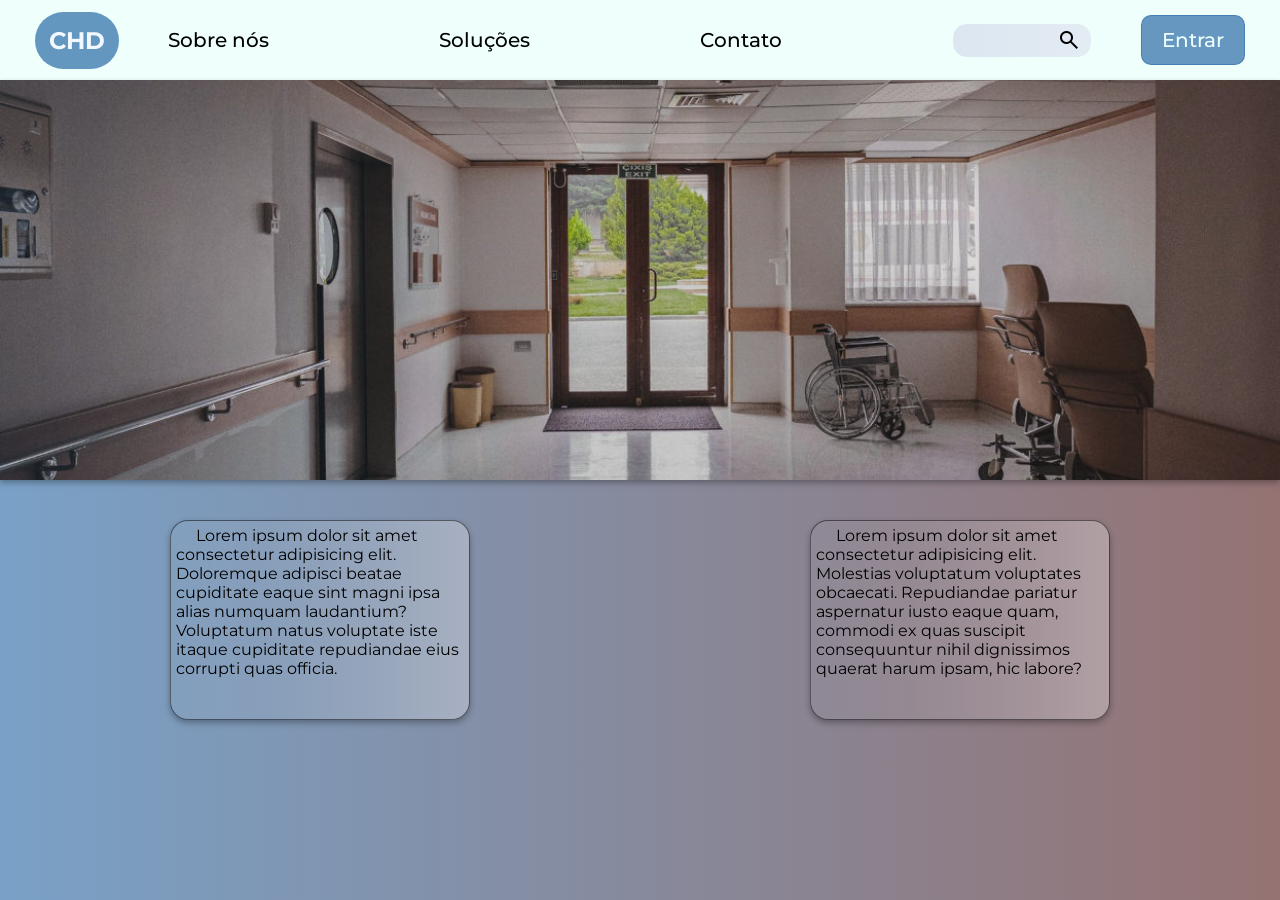
<file: chd/index.html>
<!DOCTYPE html>
<html lang="pt-br">
<head>
    <meta charset="UTF-8">
    <meta name="viewport" content="width=device-width, initial-scale=1.0">
    <title>CHD</title>
    <link rel="stylesheet" href="css/style.css">
    <link rel="shortcut icon" href="favicon.ico" type="image/x-icon">
    <link rel="stylesheet" href="https://fonts.googleapis.com/css2?family=Material+Symbols+Outlined" />
    <link rel="preconnect" href="https://fonts.googleapis.com">
    <link rel="preconnect" href="https://fonts.gstatic.com" crossorigin>
    <link href="https://fonts.googleapis.com/css2?family=Montserrat:ital,wght@0,100..900;1,100..900&display=swap" rel="stylesheet">
</head>
<body>
    <header>
        <div id="logo"><h2>CHD</h2></div>
        <div id="botao"><a href="login.html" target="_parent" rel="noreferrer">Entrar</a></div>
        <nav id="menu">
            <ul>
                <li>Sobre nós</li>
                <li>Soluções</li>
                <li>Contato</li>
                <li id="div-input">
                    <input type="text" name="" id="">
                    <span class="material-symbols-outlined">search</span>
                </li>
            </ul>
        </nav>
    </header>
    <main>
        <div id="imagem"></div>
        <section id="texto">
            <article class="box"><p>Lorem ipsum dolor sit amet consectetur adipisicing elit. Doloremque adipisci beatae cupiditate eaque sint magni ipsa alias numquam laudantium? Voluptatum natus voluptate iste itaque cupiditate repudiandae eius corrupti quas officia.</p></article>
            <article class="box"><p>Lorem ipsum dolor sit amet consectetur adipisicing elit. Molestias voluptatum voluptates obcaecati. Repudiandae pariatur aspernatur iusto eaque quam, commodi ex quas suscipit consequuntur nihil dignissimos quaerat harum ipsam, hic labore?</p></article>
        </section>
    </main>
    <footer>

    </footer>
</body>
</html>
</file>
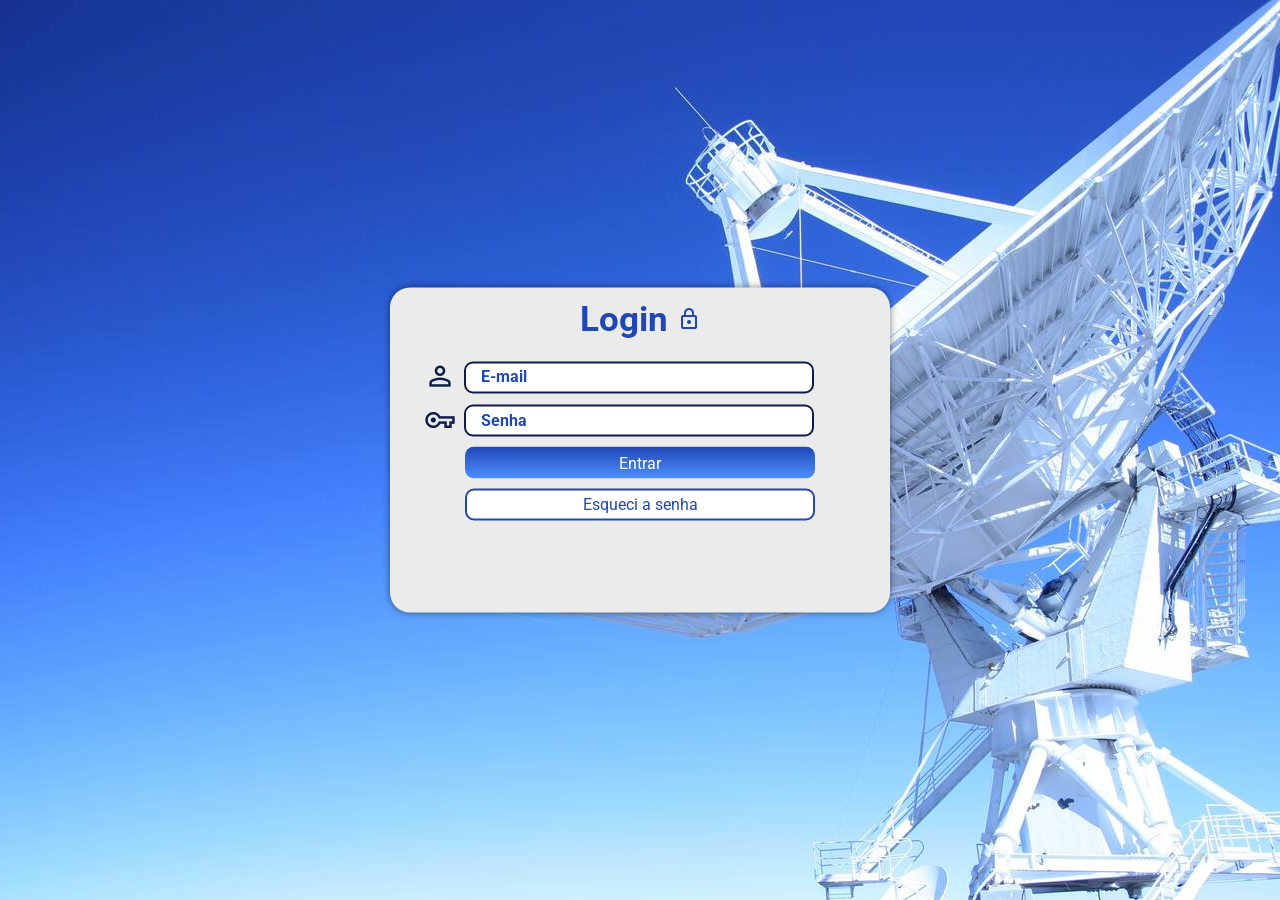
<file: login/index.html>
<!DOCTYPE html>
<html lang="pt-br">
<head>
    <meta charset="UTF-8">
    <meta name="viewport" content="width=device-width, initial-scale=1.0">
    <title>Login</title>
    <link rel="stylesheet" href="estilos/style.css">
    <link rel="stylesheet" href="estilos/media-query.css">
    <link rel="stylesheet" href="https://fonts.googleapis.com/css2?family=Material+Symbols+Outlined" />
</head>
<body>
    <main>
        <div id="imagem"></div>
        <section>
            <div id="formulario">
                <h1>Login <span class="material-symbols-outlined">lock</span></h1>
                <form action="entrar.php" method="post" autocomplete="on">
                    <div class="caixa">
                        <span class="material-symbols-outlined">person</span>
                        <label for="imail"></label>
                        <input type="email" name="email" id="imail" required autocomplete="email" maxlength="30" placeholder="E-mail">
                    </div>
                    <div class="caixa">
                        <span class="material-symbols-outlined">vpn_key</span>
                        <label for="isenha"></label>
                        <input type="password" name="senha" id="isenha" required autocomplete="current-password" minlength="8" maxlength="30" placeholder="Senha">
                    </div>
                    <div>
                        <input type="submit" value="Entrar">
                        <a href="#">Esqueci a senha</a>
                    </div>
                </form>
            </div>
        </section>
    </main>
</body>
</html>
</file>
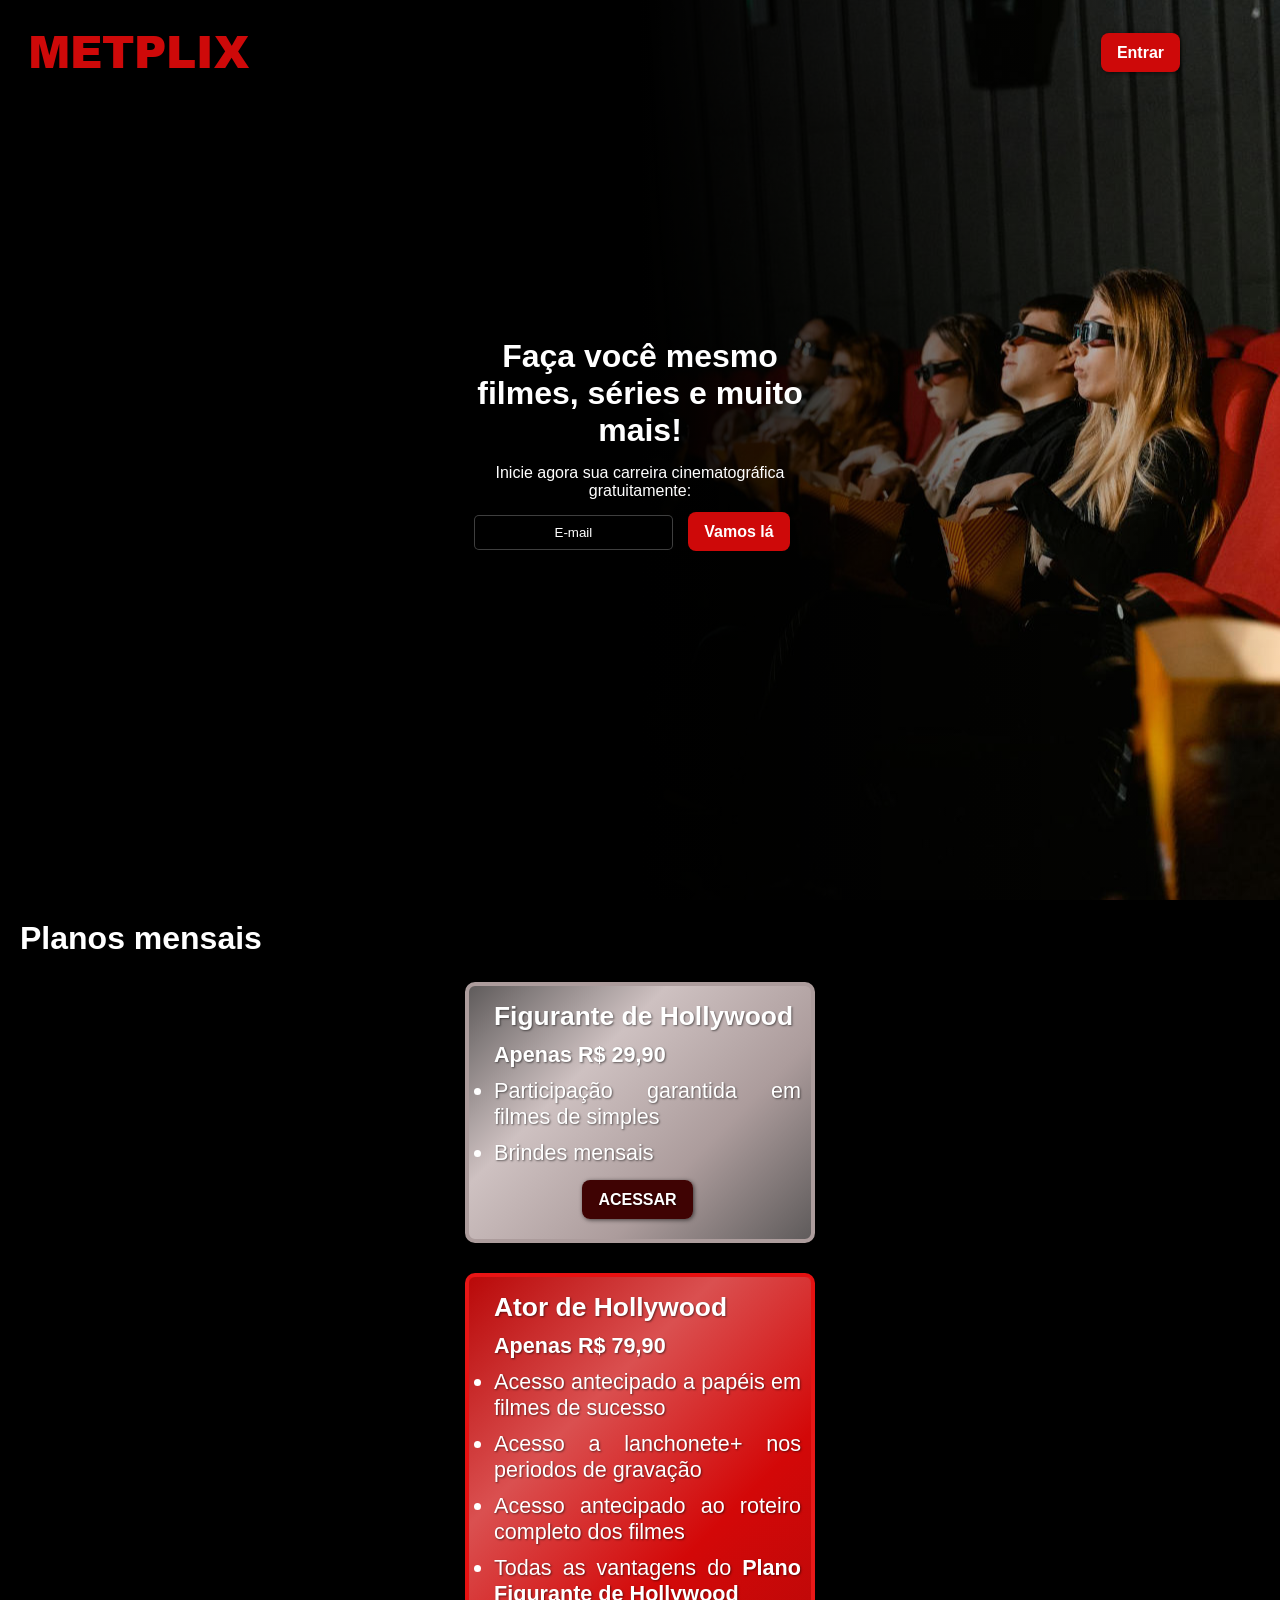
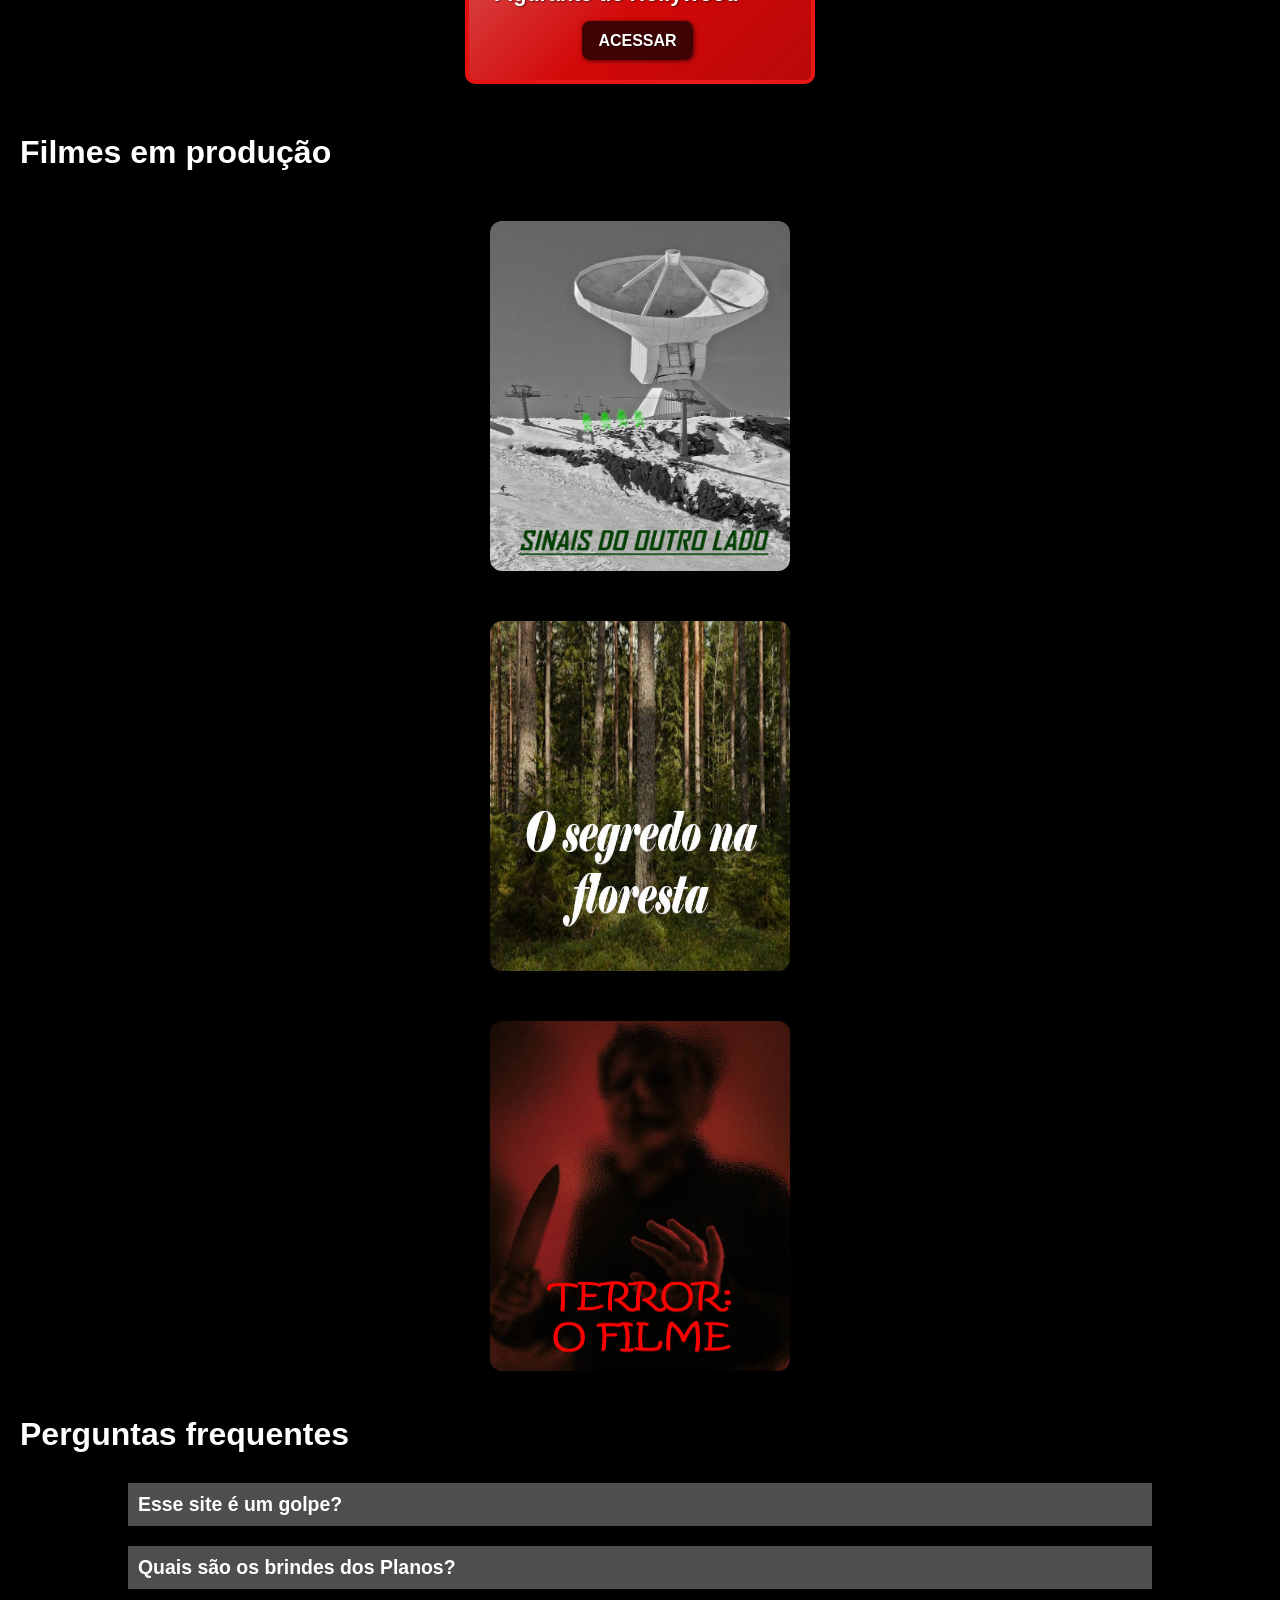
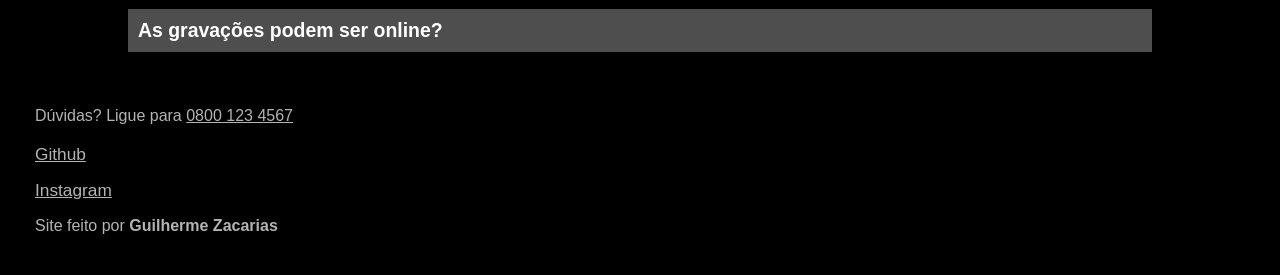
<file: metplix/index.html>
<!DOCTYPE html>
<html lang="pt-br">
<head>
    <meta charset="UTF-8">
    <meta name="viewport" content="width=device-width, initial-scale=1.0">
    <title>Metflix</title>
    <link rel="stylesheet" href="estilos/style.css">
    <link rel="stylesheet" href="estilos/media-query.css">
    <link rel="shortcut icon" href="imagens/metplix.ico" type="image/x-icon">
    <link rel="stylesheet" href="https://fonts.googleapis.com/css2?family=Material+Symbols+Outlined" />

</head>
<body>
    <header>
        <div id="fundo"> <!--Imagem de cinema no fundo-->
            <div id="preto"> <!--Dêgrade preto parar transparente--> 
                <div id="flexis"> <!--Header de verdade-->
                    <div id="logo">
                        <!--IMAGEM DO LOGO-->
                    </div>
                    <div class="botão">
                        <a href="#">Entrar</a>
                    </div>
                </div>
                <div id="slogan">
                    <h1>Faça você mesmo filmes, séries e muito mais!</h1>
                    <p>Inicie agora sua carreira cinematográfica gratuitamente:</p>
                    <div class="botão-flex">
                        <input type="email" name="email" id="imail"             placeholder="E-mail">
                        <div id="login">
                            <a href="#">Vamos lá</a>
                        </div>
                    </div>
                </div>
            </div>
        </div>
    </header>
    <main>
        <div>
            <h1 class="titulo">Planos mensais</h1>
        </div>
        <section>
            <div id="plano-pobre">
                <h2>Figurante de Hollywood</h2>
                <h4>Apenas R$ 29,90</h4>
                <ul>
                    <li>Participação garantida em filmes de simples</li>
                    <li>Brindes mensais</li>
                </ul>
                <div class="botão">
                    <a href="#">ACESSAR</a>
                </div>
            </div>
            <div id="plano-rico">
                <h2>Ator de Hollywood</h2>
                <h4>Apenas R$ 79,90</h4>
                <ul>
                    <li>Acesso antecipado a papéis em filmes de sucesso</li>
                    <li>Acesso a lanchonete+ nos periodos de gravação</li>
                    <li>Acesso antecipado ao roteiro completo dos filmes</li>
                    <li>Todas as vantagens do <strong>Plano Figurante de Hollywood</strong></li>
                </ul>
                <div class="botão">
                    <a href="#">ACESSAR</a>
                </div>
            </div>
        </section>
        <div>
            <h1 class="titulo">Filmes em produção</h1>
        </div>
        <section>
                <ul id="imagens">
                    <li>
                        <img src="imagens/antena-filme.jpg" alt="">
                    </li>
                    <li>
                        <img src="imagens/floresta-filme.jpg" alt="">
                    </li>
                    <li>
                        <img src="imagens/terror-filme.jpg" alt="">
                    </li>
                </ul>
        </section>
        <h1 class="titulo">Perguntas frequentes</h1>
        <section>
            <ul id="perguntas">
                <li>
                    <h2 onclick="abrirFechar1()" id="title1">Esse site é um golpe?</h2>
                    <p id="p1">Não há qualquer fundamento para classificar este site como um golpe. A proposta apresentada é simples: oferecer uma oportunidade acessível para pessoas interessadas em ingressar no universo artístico, por meio de um serviço de assinatura estruturado. Em nenhum momento é garantido sucesso imediato, fama ou retorno financeiro, mas sim a possibilidade de participação em um ecossistema voltado ao desenvolvimento de perfis artísticos.</p>
                </li>
                <li>
                    <h2 onclick="abrirFechar2()" id="title2">Quais são os brindes dos Planos?</h2>
                    <p id="p2">Os brindes variam todo mês, tornando-se sempre uma surpresa agradável. Alguns dos brindes de 2025 foram: quadro autografados, figurinos de filmes famosos e broches.</p>
                </li>
                <li>
                    <h2 onclick="abrirFechar3()" id="title3">As gravações podem ser online?</h2>
                    <p id="p3">Sim, mas apenas em filmes com temáticas do impacto negativo das redes sociais na convivência social humana.</p>
                </li>
            </ul>
        </section>
    </main>
    <footer>
            <p>Dúvidas? Ligue para <u>0800 123 4567</u></p>
            <ul>
                <li><a target="_blank" href="https://github.com/GuilhermeZdA">Github</a></li>
                <li><a href="#">Instagram</a></li>
            </ul>
            <p>Site feito por <strong>Guilherme Zacarias</strong></p>
    </footer>

    <script src="scripts.js"></script>
</body>
</html>
</file>
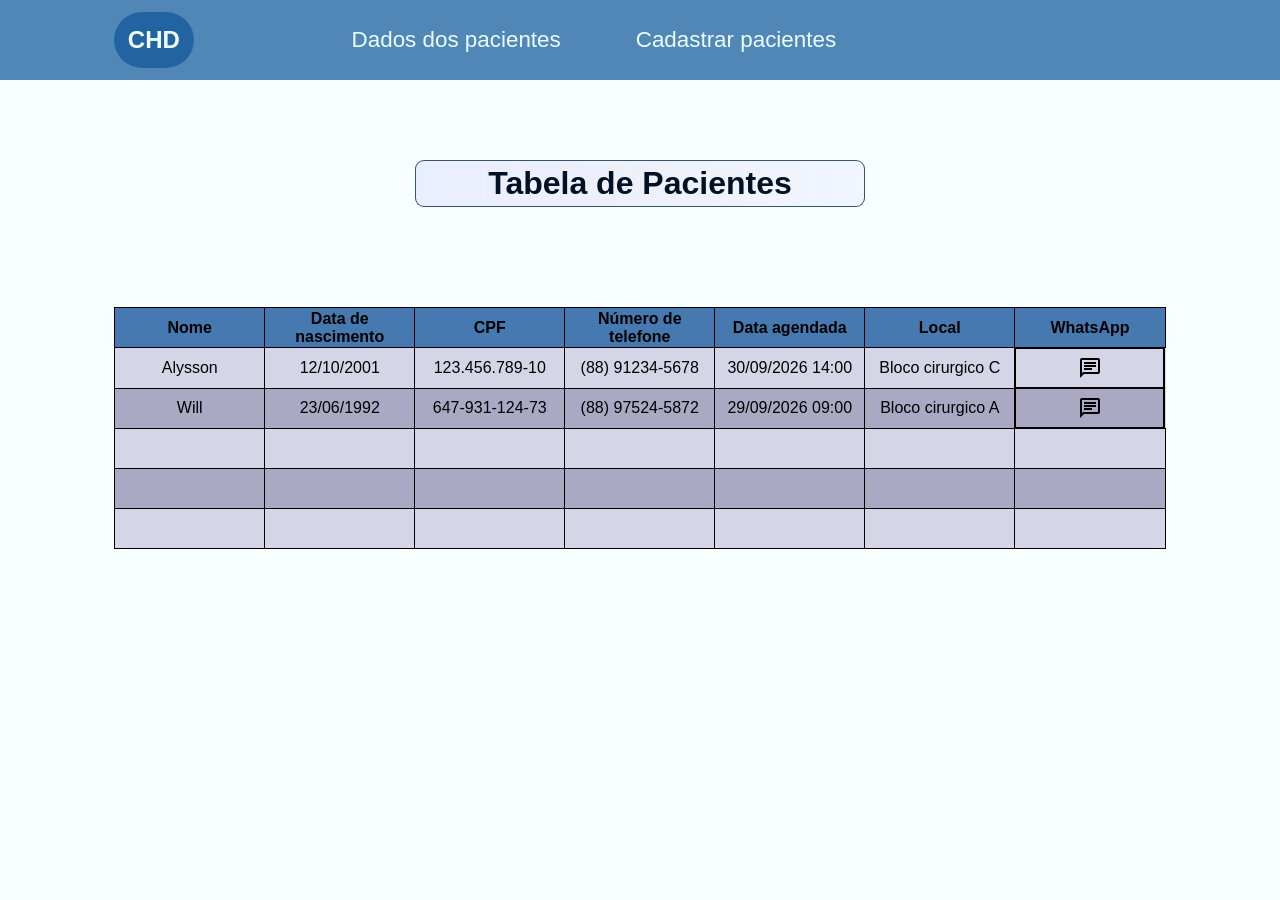
<file: chd/funcionario.html>
<!DOCTYPE html>
<html lang="pt-br">
<head>
    <meta charset="UTF-8">
    <meta name="viewport" content="width=device-width, initial-scale=1.0">
    <title>Funcionário home</title>
    <link rel="stylesheet" href="css/funcionario.css">
    <link rel="stylesheet" href="https://fonts.googleapis.com/css2?family=Material+Symbols+Outlined" />
</head>
<body>
   <header>
        <div id="logo"><h2><a href="index.html">CHD</a></h2></div>
        <nav id="menu">
            <ul>
                <li onclick="tab()">Dados dos pacientes</li>
                <li onclick="cad()">Cadastrar pacientes</li>
            </ul>
        </nav>
   </header>
   <main>
        <div id="box-titulo">
            <h1 id="titulo">Tabela de Pacientes</h1>
        </div>
        <div id="tabela">
            <table>
                <thead>
                    <tr>
                        <th>Nome</th>
                        <th>Data de nascimento</th>
                        <th>CPF</th>
                        <th>Número de telefone</th>
                        <th>Data agendada</th>
                        <th>Local</th>
                        <th>WhatsApp</th>
                    </tr>
                </thead>
                <tbody>
                    <tr>
                        <td>Alysson</td>
                        <td>12/10/2001</td>
                        <td>123.456.789-10</td>
                        <td>(88) 91234-5678</td>
                        <td>30/09/2026 14:00</td>
                        <td>Bloco cirurgico C</td>
                        <td class="material-symbols-outlined">chat</td>
                    </tr>
                    <tr>
                        <td>Will</td>
                        <td>23/06/1992</td>
                        <td>647-931-124-73</td>
                        <td>(88) 97524-5872</td>
                        <td>29/09/2026 09:00</td>
                        <td>Bloco cirurgico A</td>
                        <td class="material-symbols-outlined">chat</td>
                    </tr>
                    <tr>
                        <td></td>
                        <td></td>
                        <td></td>
                        <td></td>
                        <td></td>
                        <td></td>
                        <td></td>
                    </tr>
                    <tr>
                        <td></td>
                        <td></td>
                        <td></td>
                        <td></td>
                        <td></td>
                        <td></td>
                        <td></td>
                    </tr>
                    <tr>
                        <td></td>
                        <td></td>
                        <td></td>
                        <td></td>
                        <td></td>
                        <td></td>
                        <td></td>
                    </tr>
                </tbody>
            </table>
        </div>

        <div id="cadastrar">
            <div>
                <label for="">Nome: </label>
                <input type="text">
            </div>
            <div>
                <label for="">Data de Nascimento: </label>
                <input type="date">
            </div>
            <div>
                <label for="">Telefone: </label>
                <input type="tel">
            </div>
            <div>
                <label for="">E-mail: </label>
                <input type="email">
            </div>
            <div>
                <label for="">CPF: </label>
                <input type="text">
            </div>
            <div>
                <input id="botao-final" type="button" value="Cadastrar">
            </div>
        </div>
   </main>
   
   <script src="js/funcionario.js"></script>
</body>
</html>
</file>
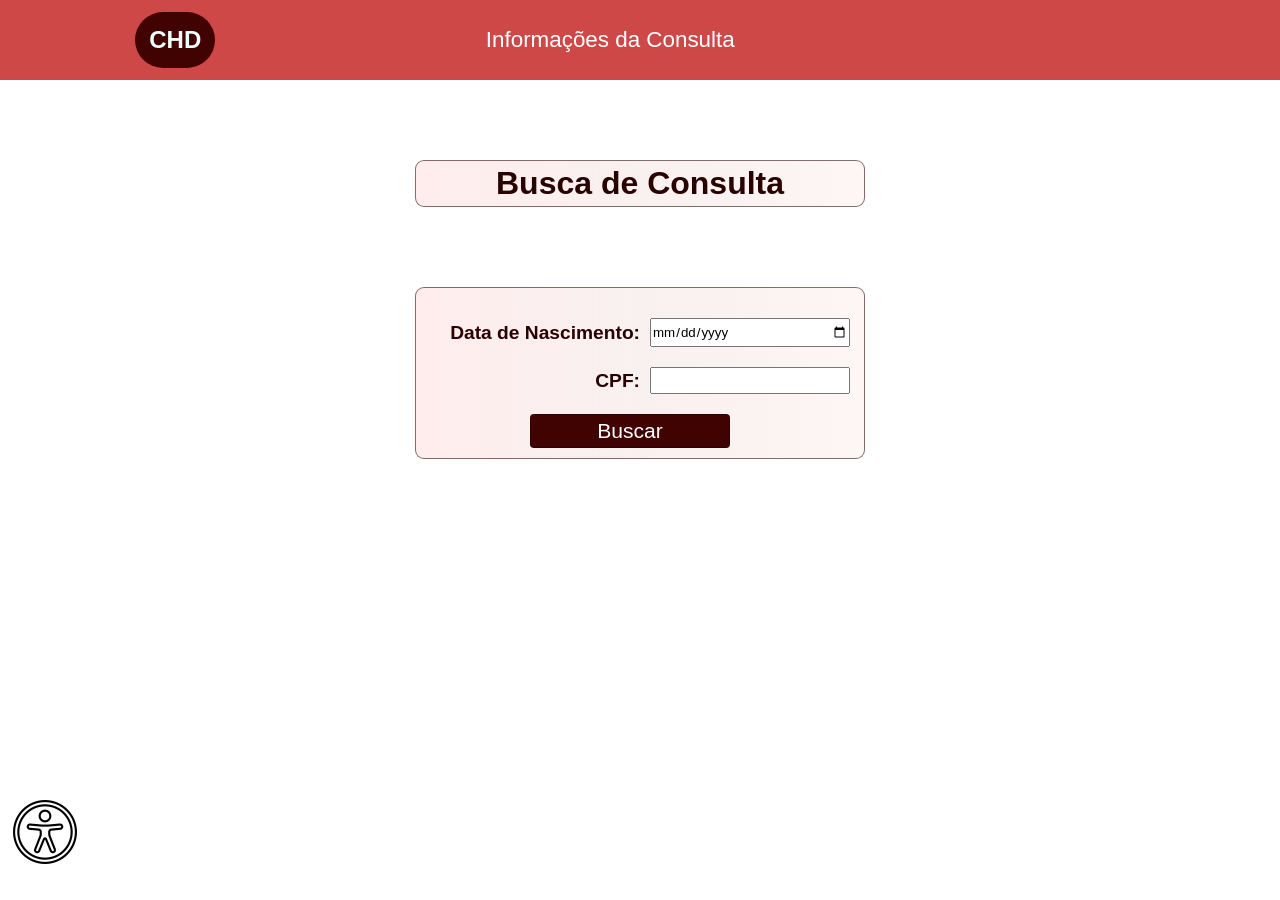
<file: chd/hospital.html>
<!DOCTYPE html>
<html lang="pt-br">
<head>
    <meta charset="UTF-8">
    <meta name="viewport" content="width=device-width, initial-scale=1.0">
    <title>Hospital home</title>
    <link rel="stylesheet" href="css/hospital.css">
</head>
<body>
    <header>
        <div id="logo"><h2><a href="index.html">CHD</a></h2></div>
        <nav id="menu">
            <ul>
                <li onclick="cad()">Informações da Consulta</li>
            </ul>
        </nav>
   </header>
   <main>
        <div id="box-titulo">
            <h1 id="titulo">Busca de Consulta</h1>
        </div>
        <div id="tabela">
            <table>
                <thead>
                    <tr>
                            <th>Nome</th>
                            <th>Data de nascimento</th>
                            <th>CPF</th>
                            <th>Número de telefone</th>
                            <th>Data agendada</th>
                            <th>Local</th>
                    </tr>
                </thead>
                <tbody>
                    <tr>
                        <td>Alysson</td>
                        <td>12/10/2001</td>
                        <td>123.456.789-10</td>
                        <td>(88) 91234-5678</td>
                        <td>30/09/2026 14:00</td>
                        <td>Bloco cirurgico C</td>
                    </tr>
                </tbody>
            </table>
        </div>
        <div id="cadastrar">
            <div>
                <label for="">Data de Nascimento: </label>
                <input type="date">
            </div>
            <div>
                <label for="">CPF: </label>
                <input type="text">
            </div>
            <div>
                <input onclick="tab()" id="botao-final" type="button" value="Buscar">
            </div>
        </div>
   </main>
   <footer>
    <img src="imagens/acessibilidade.png" alt="">
   </footer>
    <script src="js/hospital.js"></script>
</body>
</html>
</file>
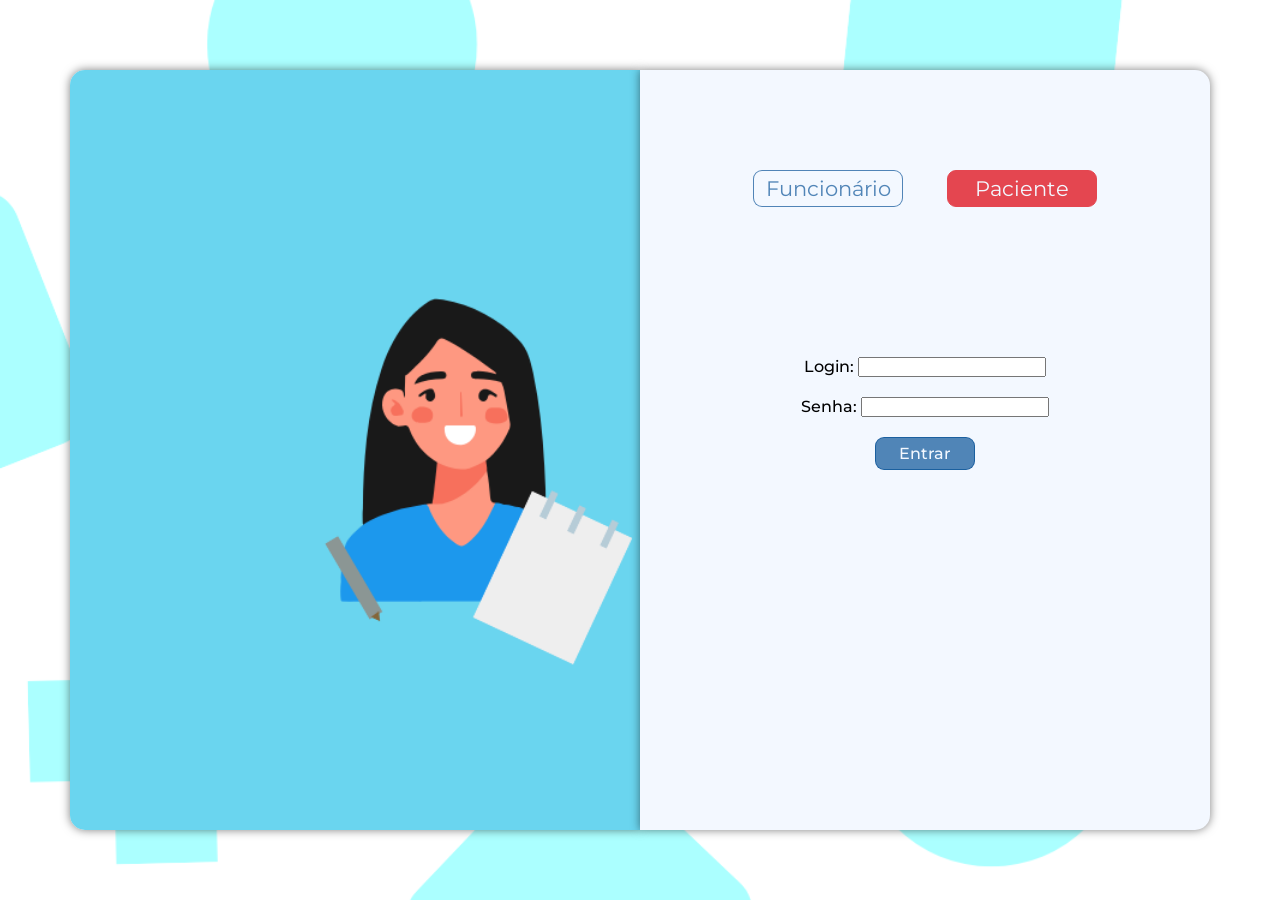
<file: chd/login.html>
<!DOCTYPE html>
<html lang="pt-br">
<head>
    <meta charset="UTF-8">
    <meta name="viewport" content="width=device-width, initial-scale=1.0">
    <title>Login</title>
    <link rel="stylesheet" href="css/login.css">
    <link rel="shortcut icon" href="favicon.ico" type="image/x-icon">
    <link rel="preconnect" href="https://fonts.googleapis.com">
    <link rel="preconnect" href="https://fonts.gstatic.com" crossorigin>
    <link href="https://fonts.googleapis.com/css2?family=Montserrat:ital,wght@0,100..900;1,100..900&display=swap" rel="stylesheet">
</head>
<body>
    <main id="main">
        <div id="imagem"></div>
        <div id="container">
            <div id="opc">
                <input type="button" value="Funcionário" id="funcionario" onclick="fun()">
                <input type="button" value="Paciente" id="hospital" onclick="hos()">
            </div>
        
            <div id="box-input">
                <div id="login">
                    <label for="ilogin" class="label">Login: </label>
                    <input type="text" id="ilogin">
                </div>
                <div id="senha">
                    <label for="isenha" class="label" id="senha-label">Senha:</label>
                    <input type="password" id="isenha">
                    <a id="entrar" href="funcionario.html" target="_parent">Entrar</a>
                </div>
            </div>
        </div>
    </main>

    <script src="js/script.js"></script>
</body>
</html>
</file>
<file: chd/css/style.css>
@charset "UTF-8";

:root {
    --branco: #eefffc;
    --corPrincipal1: #ABFFFF;
    --corPrincipal2: #E86B73;
    --corEscura1: #6AD5EF;
    --corEscura2: #E44650;
}

* {
    padding: 0px;
    margin: 0px;
    box-sizing: border-box;
    font-family: 'Montserrat','Gill Sans', 'Gill Sans MT', Calibri, 'Trebuchet MS', sans-serif;
}

body {
    height: 100vh;
    width: 100vw;
    background-image: linear-gradient(to right, #004c9486, #44080891)
}

header {
    display: flex;
    height: 80px;
    background-color: var(--branco);
    justify-content: space-between;
    align-items: center;
    font-weight: 500;
}

div#logo {
    margin-left: 35px;
    padding: 14px;
    /*background-image: linear-gradient(to right, #004d94, #440808);*/
    background-color: #004c9493;
    border-radius: 30px;
}

div#logo h2 {
    color: #f1f8ff;
}

#botao {
    /*background-color: var(--corEscura1);*/
    /*background-image: linear-gradient(to right, #004c9493, #004c94bd);*/
    background-color: #004c9493;
    padding: 12px 20px;
    border-radius: 10px;
    border: 1px solid #004c9450;
    margin-right: 35px;
    font-size: 1.25em;
    order: 1;
    cursor: pointer;
    transition: background-color .5s;
}

div#botao a {
    text-decoration: none;
    color: var(--branco);
    transition: color .5s;
}

div#botao:hover {
    background-color: var(--branco);
}

div#botao:hover a {
    color: #004c9493;
}

nav#menu ul {
    display: flex;
    align-items: center;
    gap: 170px;
}

nav#menu ul li {
    list-style-type: none;
    font-size: 1.25em;
    cursor: pointer;
}

li#div-input {
    display: flex;
    align-items: center;
    width: 100%;
    max-width: 140px;
    position: relative;
}

li#div-input input {
    width: 100%;
    background-image: linear-gradient(to right, #004c9423, #004c941c);
    border: 1px solid #eefffc;
    border-radius: 15px;
    height: 35px;
    padding-left: 4px;
    padding-right: 10px;
    cursor: pointer;
}
input:focus {
  outline-color: #004c9423;
}

li#div-input span {
    position: absolute;
    left: 105px;
    pointer-events: none;

}

div#imagem {
    width: 100%;
    height: 400px;
    background-image: linear-gradient(to right, #004c941f, rgba(0, 0, 0, 0.212), #44080815), url(../imagens/hospita-pequenol.jpg);
    background-position: center center;
    background-repeat: no-repeat;
    background-size: cover;
    box-shadow: 0px 3px 6px rgba(0, 0, 0, 0.301);
}
section#texto {
    display: flex;
    align-items: center;
    justify-content: space-around;
    margin-top: 40px;
}

article.box {
    text-align: left;
    text-indent: 20px;
    height: 200px;
    width: 300px;
    padding: 5px;
    border: 1px solid rgba(0, 0, 0, 0.493);
    border-radius: 18px;
    box-shadow: 0px 3px 6px rgba(0, 0, 0, 0.301);
    background-image: linear-gradient(to right, rgba(255, 255, 255, 0.048), rgba(255, 255, 255, 0.075), rgba(255, 255, 255, 0.164) , rgba(255, 255, 255, 0.295));
}
</file>
<file: login/estilos/style.css>
@charset "UTF-8";

@import url('https://fonts.googleapis.com/css2?family=Roboto:ital,wght@0,100..900;1,100..900&display=swap');

::-webkit-input-placeholder {
    color: #2147B6;
    font-size: 1.2em;
    padding-left: 0px;
    font-weight: bold;
}

* {
    margin: 0px;
    padding: 0px;
    box-sizing: border-box;
    font-family: 'Roboto', Arial, Helvetica, sans-serif;
}

div#imagem {
    position: relative;
    width: 100vw;
    height: 100dvh;

    background: #1F45B2 url('../imagens/antena.jpg') top center no-repeat;
    background-size: content;
    background-attachment: fixed;
}

section {
    position: absolute;
    top: 50%;
    left: 50%;   
    
    width: 380px;
    height: 300px;
    border-radius: 20px;
    box-shadow: 0px 0px 7px rgba(0, 0, 0, 0.5);
    background-color: rgb(235, 235, 235);
    overflow: hidden;

    transform: translate(-50%, -50%);
}

div#formulario {
    height: 100%;
}

div#formulario > h1{
    color: #2147B6;
    padding: 10px 0px;
    text-align: center;
    font-size: 2.2em;
}

.caixa {
    text-align: center;
    transform: translateX(-23px);
}

.caixa > span {

    width: 40px;
    text-align: center;
    transform: translate(0px, 10px);
    color: #0d1d4b;
    font-size: 2em;
}

.caixa > label{
    color: #2147B6;
    font-size: 1.1em;
}

.caixa > input {
    height: 32px;
    width: calc(70%);
    border: 2px solid #0d1d4b;
    border-radius: 9px;
    padding-left: 15px;
}

div > input[type=submit] {
    display: block;
    margin: auto;
    background-image: linear-gradient(to bottom, #2147B6, #4D8FFF);
    color: white;
    font-size: 1em;
    margin-top: 10px;
    width: 70%;
    height: 32px;
    border-radius: 9px;
    border: none;
    cursor: pointer;
}

div > input[type=submit]:checked {
    transform: scale(10px, 10px);
}


div > a {
    display: block;
    width: 70%;
    height: 32px;
    margin: auto;
    margin-top: 10px;
    padding-top: 4px;
    font-size: 1em;
    text-decoration: none;
    text-align: center;
    border: 2px solid #2147B6;
    border-radius: 9px;

    background-color: white;
    color: #2147B6;
}

div > a:hover {
    background-color: #2147B6;
    color: white;
}
</file>
<file: login/estilos/media-query.css>
@charset "UTF-8";

@media screen and (min-width: 990px) {
    section {
        width: 500px;
        height: 325px;
    }
    
}
</file>
<file: metplix/estilos/style.css>
@charset "UTF-8";

* {
    margin: 0;
    padding: 0;
    box-sizing: border-box;
    font-family: Arial, Helvetica, sans-serif;
}

body{
    width: 100%;
    height: 100dvh;
    background-color: white;
}

header {
    width: 100%;
    height: 100%;
}

div#fundo {
    height: 100vh;
    width: 100%;

    background: transparent url('../imagens/cinema-p.jpg') right center no-repeat;
    background-attachment: cover;

}

div#preto {
    height: 100%;
    background-image: linear-gradient(to right, rgb(0, 0, 0) 50%, rgba(0, 0, 0, 0.5), rgba(0, 0, 0, 0));

}

div#flexis {
    display: flex;
    flex-flow: row nowrap;
    align-items: center;
    justify-content: space-between;
}

div#logo {
    width: 250px;
    height: 100px;
    margin-left: 15px;
    margin-top: 6px;
    background-image: url('../imagens/metplix-logo.png');
}

div#slogan {
    margin: auto;
    display: flex;
    flex-flow: column;
    justify-content: center;
    align-items: center;
    height: 75%;
    width: 370px;

    color: white;
    text-align: center;
    
}

div#slogan h1 {
    padding-bottom: 15px;
}

div#slogan p {
    padding-bottom: 15px;
}

div#slogan input {
    width: 60%;
    height: 35px;
    background-color: rgba(0, 0, 0, 0.5);
    color: white;
    border: 1px solid rgba(128, 128, 128, 0.493);
    border-radius: 5px;
}

div#slogan input::placeholder {
    color: white;
    text-align: center;
}

.botão a {
    text-decoration: none;
    padding: 11px 16px;
    color: white;
    font-weight: bold;
    background-color: #CE0909;
    box-shadow: 1px 1px 4px rgba(0, 0, 0, 0.61);
    border-radius: 8px;
    margin-right: 20px;

}

.botão > a:hover {
    background-color: #910808;
}

.botão:hover {
    transform: scale(1.1);
    transition: transform 0.4s;
}

.botão-flex {
    width: 90%;
    display: flex;
    flex-flow: row nowrap;
    align-items: center;
    align-content: center;

}

div#login a {
    height: 35px;
    width: 30%;
    padding: 11px 16px;
    text-decoration: none;
    text-align: center;
    margin-left: 15px;
    color: white;
    font-weight: bold;
    background-color: #CE0909;
    border-radius: 8px;
}

main {
    min-height: 100vh;
    background-color: black;
    color: white;
}

section {
    text-align: justify;
}

.titulo {
    padding: 20px 0px 25px 20px;
    text-align: left;
}

div#plano-pobre {
    width: 350px;
    margin: auto;
    margin-bottom: 30px;
    padding: 10px 10px 10px 25px;
    background-image: linear-gradient(135deg, #5f5b5b , #cec1c1 ,#ac9c9c,#5f5b5b );
    border: 4px solid #ac9c9c;
    border-radius: 10px;

    text-shadow: 1px 1px 2px rgba(0, 0, 0, 0.507);
}

div#plano-pobre > h4, ul > li{
    font-size: 1.35em;
    padding: 5px 0px;
}

div#plano-pobre h2 {
    font-size: 1.65em;
    padding: 5px 0px;
}

div#plano-pobre > div.botão {
    text-align: center;
    margin: 20px 0px
}

div#plano-pobre > div.botão a{
    background-color: #3f0303;
}

div#plano-pobre:hover {
    transform: scale(1.05);
    transition: transform .5s;
}

div#plano-rico {
    /*#ceb009* amarelo original*/
    width: 350px;
    margin: auto;
    margin-bottom: 30px;
    padding: 10px 10px 10px 25px;
    /*background-image: linear-gradient(135deg, #b99f09, #dac550, #d3b408,#b99f09 );*/
    /*border: 4px solid #ebc90b;*/
    background-image: linear-gradient(135deg, #b90909, #da5050, #d30808,#b90909 );
    border: 4px solid #ec1313dc;
    border-radius: 10px;

    text-shadow: 1px 1px 2px rgba(0, 0, 0, 0.507);
}

div#plano-rico > h4, ul > li {
    font-size: 1.35em;
    padding: 5px 0px;
}

div#plano-rico h2 {
    font-size: 1.65em;
    padding: 5px 0px;
}

div#plano-rico > div.botão {
    text-align: center;
    margin: 20px 0px;
}

div#plano-rico > div.botão a{
    background-color: #3f0303;
}

div#plano-rico:hover {
    transform: scale(1.05);
    transition: transform .5s;
}

ul#imagens {
    display: flex;
    flex-flow: column nowrap;
    align-items: center;
    justify-content: space-around;

    height: 1200px;
}

ul#imagens > li {
    height: 350px;
    width: 300px;
    padding: 0px;
    list-style-type: none;
    border-radius: 12px;
    overflow: hidden;
}

ul#imagens > li:hover {
    transform: scale(1.05);
    transition: transform .5s;
}

ul#imagens > li > img{
    height: 100%;
    width: 100%;
}

ul#perguntas > li {
    display: block;
    margin: auto;
    padding-bottom: 15px;
    width: 80%;
}

ul#perguntas > li > h2 {
    font-size: 0.9em;
    padding: 10px;
    background-color: rgb(78, 78, 78);
    cursor: pointer;
}

ul#perguntas > li > h2:hover {
    background-color: rgb(100, 100, 100);
}

ul#perguntas > li > p{
    padding: 10px;
    margin-top: 5px;
    font-size: 0.8em;
    text-indent: 30px;
    background-color: rgb(65, 65, 65);
}

p#p1 {
    display: none;
}

p#p2 {
    display: none;
}

p#p3 {
    display: none;
}

footer {
    min-height: 150px;
    background-color: black;
    color: rgb(179, 179, 179);
    padding: 30px;
    text-align: justify;
}

footer > p {
    padding: 10px 5px;
}

footer > ul > li {
    list-style-type: none;
    padding: 5px;

}

footer > ul > li > a {
    font-size: 0.8em;
    color: rgb(179, 179, 179);
}
</file>
<file: metplix/estilos/media-query.css>
@charset "UTF-8";

@media screen and (min-width: 1000px) {
    header .botão a {
        margin-right: 100px;
    }
}
</file>
<file: chd/css/funcionario.css>
@charset "UTF-8";

:root {
    --branco: #eefffc;
    --corPrincipal1: #ABFFFF;
    --corPrincipal2: #E86B73;
    --corEscura1: #6AD5EF;
    --corEscura2: #E44650;
    --fonteAzul: #004c94ab;
}

* {
    margin: 0;
    padding: 0;
    box-sizing: border-box;
    font-family: Arial, Helvetica, sans-serif;
}

body {
    background-color: #f7ffff;
}

header {
    display: flex;
    height: 80px;
    width: 100vw;
    background-color: #004c94ab;
    justify-content: space-around;
    align-items: center;
}

div#logo {
    margin-left: 35px;
    padding: 14px;
    background-color: #004c9493;
    border-radius: 30px;
}

div#logo a {
    text-decoration: none;
    color: #eefffc;
}

nav#menu ul {
    display: flex;
    gap: 75px;
    margin-right: 365px;
}

nav#menu ul li {
    list-style-type: none;
    font-size: 1.4em;
    color: #eafeff;
    cursor: pointer;
}


main {
    display: flex;
    flex-direction: column;
    align-items: center;
    justify-content: center;
    /*height: calc(100vh - 180px);*/

}

div#tabela {
    display: flex;
    height: 100%;
    align-items: flex-start;
    justify-content: center;
    margin-top: 100px;
}

table {
    background-color: rgb(214, 213, 231);
    border-collapse: collapse;
}

th {
    background-color: #004c94ab;
}


th, td {
    height: 40px;
    width: 150px;
    border: 1px solid black;
    text-align: center;
}

tr:nth-child(2n) {
    background-color: rgb(171, 168, 196);
}

td.material-symbols-outlined {
    border-right: 2px solid black;
    width: 150px;
    height: 40px;
    padding-top: 7px;

}

div#box-titulo {
    text-align: center;
    width: 450px;
    border: 1px solid #002547c5;
    border-radius: 9px;
    padding: 4px;
    margin-top: 80px;
    color: #001224;
    background-image: linear-gradient(to right, rgba(225, 228, 255, 0.61), rgba(230, 227, 243, 0.527), rgba(225, 222, 252, 0.288));
}

div#cadastrar {
    display: none;
    flex-flow: row wrap;
    align-items: center;
    justify-content: center;

    font-size: 1.2em;
    border: 1px solid #002547c5;
    background-image: linear-gradient(to right, rgba(225, 228, 255, 0.61), rgba(230, 227, 243, 0.527), rgba(225, 222, 252, 0.288));
    border-radius: 9px;
    padding: 10px;
    width: 450px;
    max-height: 400px;
    /*height: calc(100vh - 180px);*/
    margin-top: 80px;
}

div#cadastrar > div {
    display: grid;
    grid-template-columns: 220px 1fr;
    align-items: center;
    margin-top: 20px;
}

div#cadastrar label {
    display: inline;
    text-align: right;
    margin-right: 10px;
    color: #001224;
    font-weight: 600;
}

div#cadastrar input {
    display: inline;
    width: 200px;
    padding: 4px 0px;
}

div#cadastrar input#botao-final {
    width: 200px;
    padding: 5px;
    font-size: 1.1em;
    border-radius: 4px;
    color: white;
    border: 1px solid var(--fonteAzul);
    background-color: var(--fonteAzul);
    cursor: pointer;
    transition: background-color .5s;
}

div#cadastrar input#botao-final:hover {
    background-color: white;
    color: var(--fonteAzul);
}
</file>
<file: chd/css/hospital.css>
@charset "UTF-8";

:root {
    --branco: #eefffc;
    --corPrincipal1: #ABFFFF;
    --corPrincipal2: #E86B73;
    --corEscura1: #6AD5EF;
    --corEscura2: #E44650;
    --fonteVermelho: #250000;
}

* {
    margin: 0;
    padding: 0;
    box-sizing: border-box;
    font-family: Arial, Helvetica, sans-serif;
}

body {
    color: rgb(255, 242, 242);
}

header {
    display: flex;
    height: 80px;
    width: 100vw;
    background-color: #ca3636e7;
    justify-content: space-around;
    align-items: center;

}

div#logo {
    margin-left: 0px;
    padding: 14px;
    background-color: #410202;
    border-radius: 30px;
}

div#logo a {
    text-decoration: none;
    color: #eefffc;
}
nav#menu ul {
    display: flex;
    gap: 0px;
    margin-right: 410px;
}

nav#menu ul li {
    list-style-type: none;
    font-size: 1.4em;
    color: white;
    cursor: pointer;
}

main {
    display: flex;
    flex-direction: column;
    align-items: center;
    height: 80vh;
}

div#box-titulo {
    text-align: center;
    width: 450px;
    border: 1px solid #2500008e;
    border-radius: 9px;
    padding: 4px;
    margin-top: 80px;
    color: #290101;
    background-image: linear-gradient(to right, rgba(255, 225, 225, 0.61), rgba(243, 227, 227, 0.527), rgba(252, 222, 222, 0.288));
}

div#tabela {
    display: none;
    height: 100%;
    align-items: flex-start;
    justify-content: center;
    margin-top: 100px;
}

table {
    background-color: rgb(236, 217, 217);
    border-collapse: collapse;
}

th {
    background-color: #ca3636e7;
}


th, td {
    height: 40px;
    width: 150px;
    border: 1px solid black;
    color: black;
    text-align: center;
}

tr:nth-child(2n) {
    background-color: rgb(182, 158, 158);
}

td.material-symbols-outlined {
    border-right: 2px solid black;
    width: 150px;
    height: 40px;
    padding-top: 7px;
}

div#cadastrar {
    display: flex;
    flex-flow: column nowrap;
    justify-content: center;
    align-items: center;

    background-image: linear-gradient(to right, rgba(255, 225, 225, 0.61), rgba(243, 227, 227, 0.527), rgba(252, 222, 222, 0.288));
    font-size: 1.2em;
    border: 1px solid #2500008e;
    border-radius: 9px;
    padding: 10px;
    width: 450px;
    max-height: 400px;
    margin-top: 80px;
}

div#cadastrar > div {
    display: grid;
    grid-template-columns: 220px 1fr;
    align-items: center;
    margin-top: 20px;
}

div#cadastrar label {
    display: inline;
    text-align: right;
    margin-right: 10px;
    color: #290101;
    font-weight: 600;
}

div#cadastrar input {
    display: inline;
    width: 200px;
    padding: 4px 0px;
}

input#botao-final {
    width: 200px;
    padding: 5px;
    font-size: 1.1em;
    border-radius: 4px;
    color: white;
    border: 1px solid #2500008e;
    background-color: #410202;
    cursor: pointer;
    transition: background-color .5s;
}

input#botao-final:hover {
    background-color: white;
    color: #410202;
}

footer img {
    margin-left: 13px;
    cursor: pointer;
}
</file>
<file: chd/css/login.css>
@charset "UTF-8";

:root {
    --branco: #f3f8ff;
    --corPrincipal1: #ABFFFF;
    --corPrincipal2: #E86B73;
    --corEscura1: #004c94ab;
    --corEscura2: #E44650;
    --botaoAzul: #004c94ab;
}

* {
    padding: 0px;
    margin: 0px;
    box-sizing: border-box;
    font-family: 'Montserrat','Gill Sans', 'Gill Sans MT', Calibri, 'Trebuchet MS', sans-serif;
}

body {
    height: 100vh;
    width: 100vw;
    font-weight: 500;
}

main#main {
    display: grid;
    height: 100vh;
    width: 100vw;
    grid-template-columns: 70px repeat(2, 1fr) 70px;
    grid-template-rows: 70px repeat(4, 1fr) 70px;
    background-image: url(../imagens/fundoazul.png);
    background-size: cover;
}

div#container {
    grid-row: 2 / 6;
    grid-column: 3 / 4 ;
    /*display: flex;
    flex-flow: column nowrap;
    align-items: center;
    justify-content: space-around;*/
    height: 100%;
    background: var(--branco);
    border-top-right-radius: 15px;
    border-bottom-right-radius: 15px;
    box-shadow: 0px 0px 10px rgba(0, 0, 0, 0.5);
}

div#imagem {
    grid-row: 2 / 6;
    grid-column: 2 / 3;
    height: 100%;
    background-image: url(../imagens/funcionario.png);
    background-size: cover;
    border-top-left-radius: 15px;
    border-bottom-left-radius: 15px;
    overflow: hidden;
    box-shadow: 0px 0px 10px rgba(0, 0, 0, 0.5);
}


div#opc {
    margin-top: 100px;
    text-align: center;
}

div#opc input{
    width: 150px;
    font-size: 1.3em;
    padding: 5px 8px;
    margin: 0px 20px;
    border-radius: 9px;
    cursor: pointer;
    transition: background-color, color .5s;
}

input#funcionario {
    border: 1px solid var(--corEscura1);
    background-color: var(--branco);
    color: var(--corEscura1);
}

input#hospital {
    border: 1px solid var(--corEscura2);
    background-color: var(--corEscura2);
    color: var(--branco);
}

div#box-input {
    margin-top: 150px;
}

div#login {
    text-align: center;
}

div#login input{
    display: inline;
}

div#senha {
    margin-top: 20px;
    text-align: center;
}

div#senha input{
    display: inline;
}

div#senha a {
    margin: auto;
    margin-top: 20px;
    width: 100px;
}

a#entrar {
    display: block;
    text-decoration: none;
    padding: 6px 9px;
    border-radius: 9px;
    border: 1px solid var(--botaoAzul);
    color: var(--branco);
    background-color: var(--corEscura1);
    transition: background-color .5s;
}

a#entrar:hover {
    background-color: var(--branco);
}

a#cadastrar {
    display: none;
    text-decoration: none;
    padding: 5px 8px;
    border: 1px solid var(--corEscura2);
    border-radius: 5px;
    color: black;
    background-color: var(--branco);
    transition: background-color .5s;
}

a#cadastrar:hover {
    background-color: var(--corEscura2);
}
</file>
